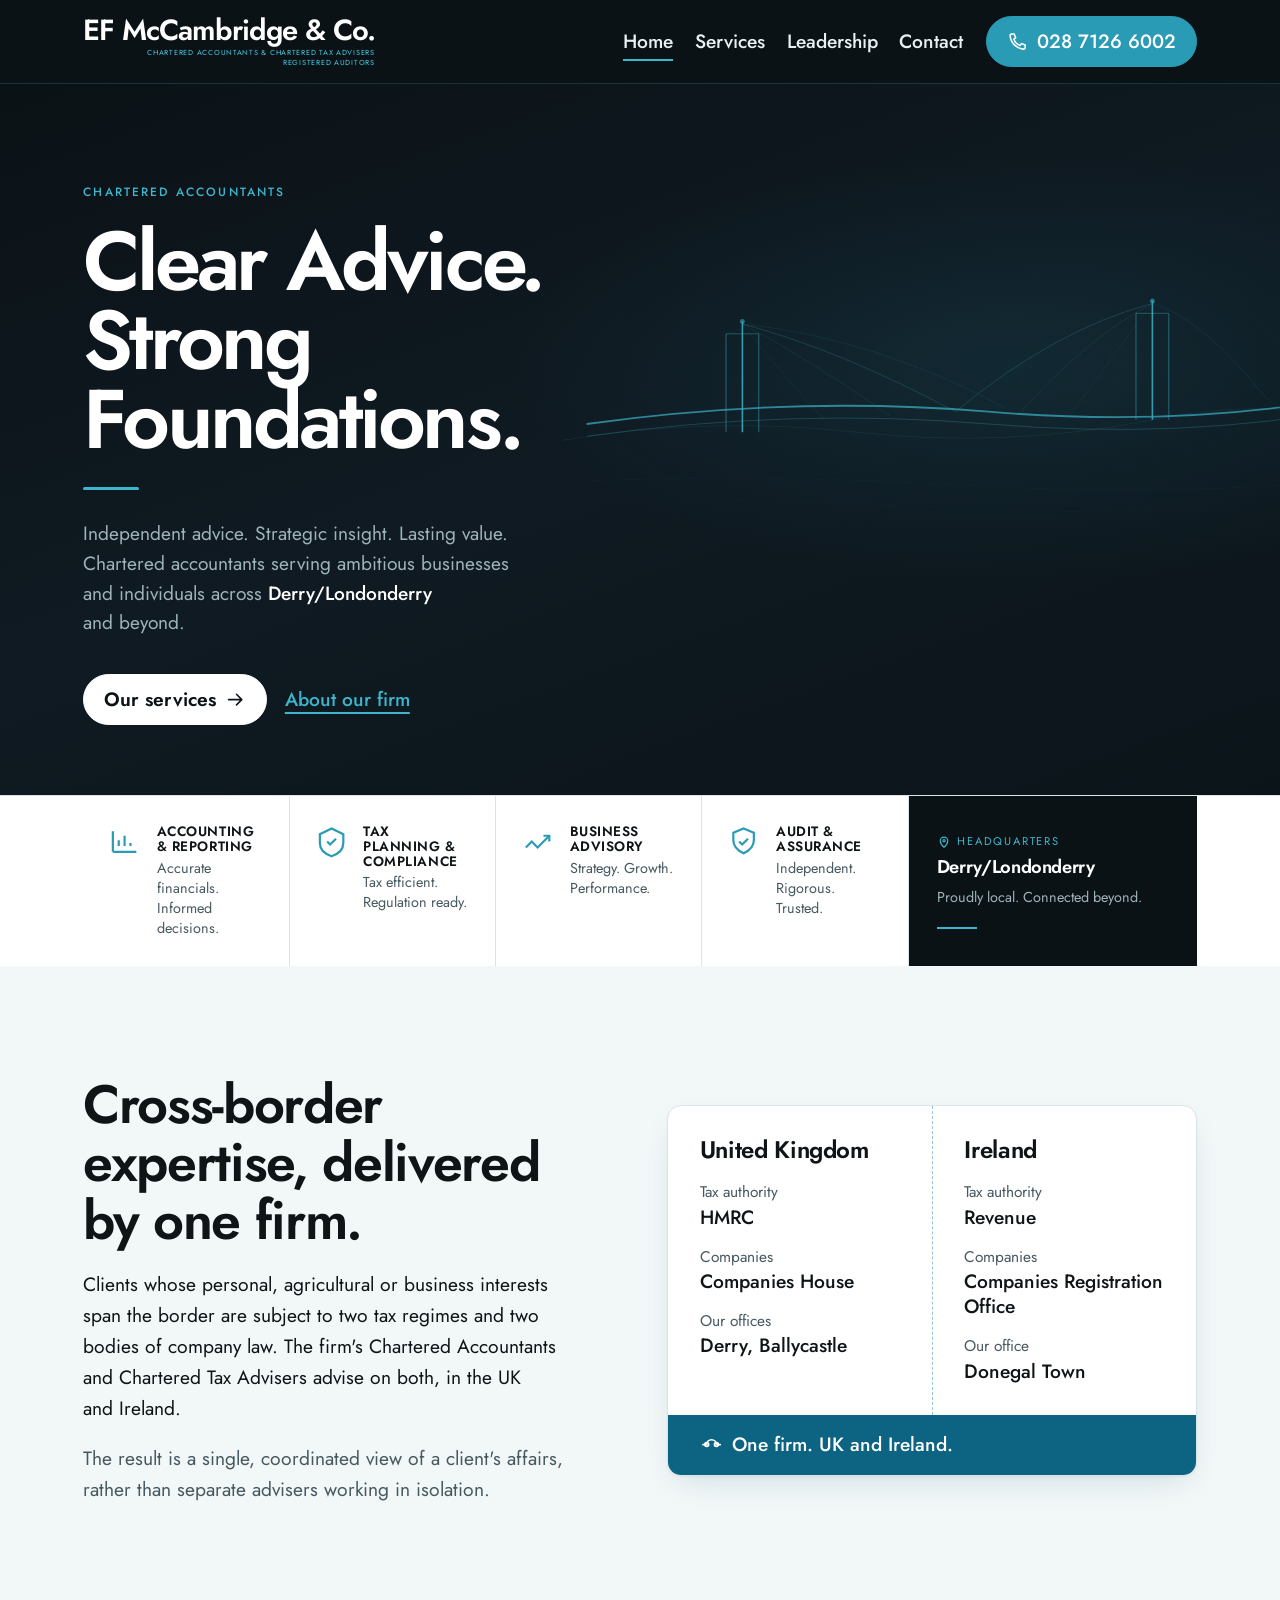
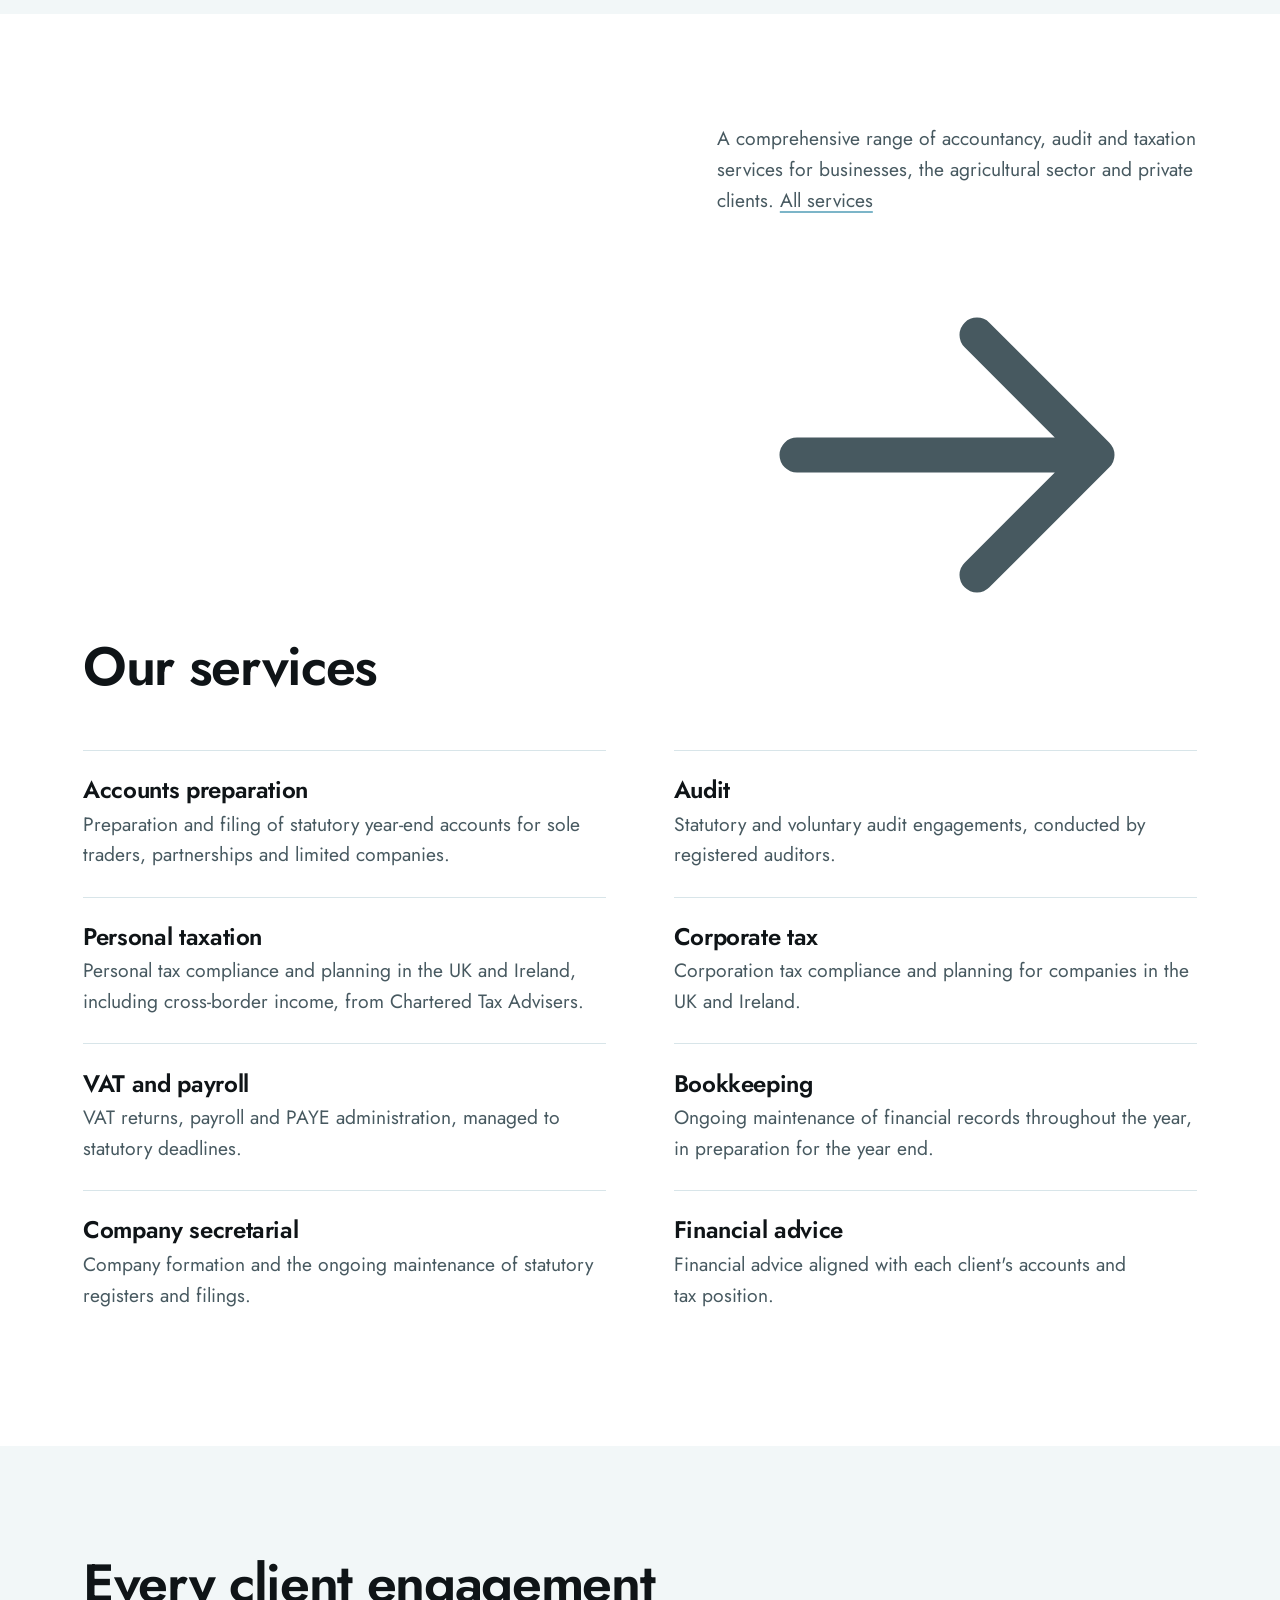
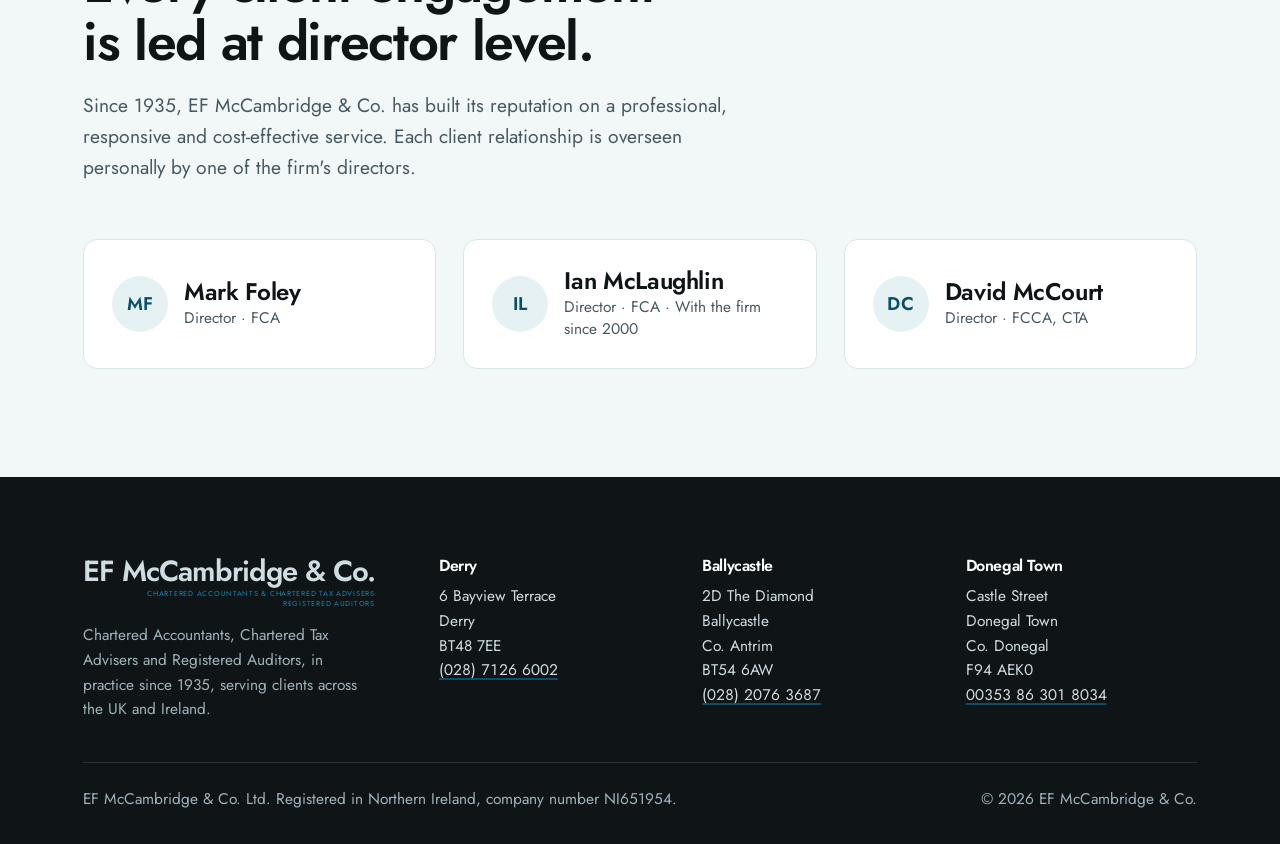
<file: index.html>
<!doctype html>
<html lang="en-GB">
<head>
<meta charset="utf-8">
<meta name="viewport" content="width=device-width, initial-scale=1">
<title>EF McCambridge & Co. | Chartered Accountants & Chartered Tax Advisers, Derry, Ballycastle & Donegal</title>
<meta name="description" content="Chartered Accountants, Chartered Tax Advisers and Registered Auditors in Derry, Ballycastle and Donegal Town since 1935. Accounts, audit and tax across the UK and Ireland.">
<meta name="theme-color" content="#0b1216">
<script>document.documentElement.classList.add("js")</script>
<link rel="preload" href="assets/fonts/jost-latin.woff2" as="font" type="font/woff2" crossorigin>
<link rel="stylesheet" href="css/site.css?v=enterprise-bridge4">
<link rel="stylesheet" href="css/enterprise.css?v=4">
<link rel="icon" href="assets/favicon.svg" type="image/svg+xml">
<script src="js/site.js?v=048140e0" defer></script>
</head>
<body>
<a class="skip" href="#main">Skip to content</a>
<header class="masthead masthead--enterprise" data-masthead>
  <div class="wrap masthead__row">
    <a class="wordmark" href="index.html" aria-label="EF McCambridge &amp; Co., home">
      <span class="wordmark__name">EF McCambridge &amp; Co.</span>
      <span class="wordmark__tag"><span>Chartered Accountants &amp; Chartered Tax Advisers</span> <span>Registered Auditors</span></span>
    </a>
    <nav class="nav" aria-label="Main">
      <ul class="nav__list"><li><a href="index.html" aria-current="page">Home</a></li><li><a href="services.html">Services</a></li><li><a href="team.html">Leadership</a></li><li><a href="contact.html">Contact</a></li></ul>
      <a class="btn btn--dark tnum" href="tel:+442871266002" aria-label="Call Derry office, 028 7126 6002"><svg class="icon" viewBox="0 0 24 24" aria-hidden="true"><path d="M5 3.5h3.2l1.6 4.2-2.1 1.4a11 11 0 0 0 7.2 7.2l1.4-2.1 4.2 1.6V19a1.5 1.5 0 0 1-1.6 1.5A16.5 16.5 0 0 1 3.5 5.1 1.5 1.5 0 0 1 5 3.5Z"/></svg><span>028 7126 6002</span></a>
    </nav>
  </div>
</header>
<main id="main">
<section class="hero hero--enterprise" aria-labelledby="hero-h" data-hero>
  <div class="hero__bridge" aria-hidden="true">
    <svg viewBox="0 0 1000 480" fill="none" xmlns="http://www.w3.org/2000/svg">
      <path d="M0 310 Q180 280 360 300 T720 285 T1000 305" stroke="currentColor" stroke-width="0.7" opacity="0.18"/>
      <path d="M0 360 Q250 350 500 365 T1000 355" stroke="currentColor" stroke-width="0.4" opacity="0.12"/>
      <path d="M0 385 Q220 378 480 392 T1000 382" stroke="currentColor" stroke-width="0.35" opacity="0.1"/>
      <path d="M0 410 Q200 405 450 418 T1000 408" stroke="currentColor" stroke-width="0.3" opacity="0.08"/>
      <path d="M30 290 Q280 255 520 275 T970 255" stroke="currentColor" stroke-width="2.2" opacity="0.75"/>
      <path d="M30 305 Q280 270 520 290 T970 270" stroke="currentColor" stroke-width="1" opacity="0.35"/>
      <path d="M220 300 L220 165" stroke="currentColor" stroke-width="2" opacity="0.9"/>
      <path d="M200 300 L200 180" stroke="currentColor" stroke-width="1.2" opacity="0.55"/>
      <path d="M240 300 L240 180" stroke="currentColor" stroke-width="1.2" opacity="0.55"/>
      <path d="M200 180 L240 180" stroke="currentColor" stroke-width="1" opacity="0.5"/>
      <path d="M720 285 L720 140" stroke="currentColor" stroke-width="2" opacity="0.9"/>
      <path d="M700 285 L700 155" stroke="currentColor" stroke-width="1.2" opacity="0.55"/>
      <path d="M740 285 L740 155" stroke="currentColor" stroke-width="1.2" opacity="0.55"/>
      <path d="M700 155 L740 155" stroke="currentColor" stroke-width="1" opacity="0.5"/>
      <path d="M220 168 Q340 200 480 275" stroke="currentColor" stroke-width="0.7" opacity="0.4"/>
      <path d="M220 168 Q300 210 400 280" stroke="currentColor" stroke-width="0.55" opacity="0.28"/>
      <path d="M220 168 Q260 220 320 285" stroke="currentColor" stroke-width="0.45" opacity="0.22"/>
      <path d="M220 168 Q380 185 540 270" stroke="currentColor" stroke-width="0.5" opacity="0.25"/>
      <path d="M720 143 Q600 175 480 275" stroke="currentColor" stroke-width="0.7" opacity="0.4"/>
      <path d="M720 143 Q640 185 560 275" stroke="currentColor" stroke-width="0.55" opacity="0.28"/>
      <path d="M720 143 Q680 195 620 280" stroke="currentColor" stroke-width="0.45" opacity="0.22"/>
      <path d="M720 143 Q780 160 860 260" stroke="currentColor" stroke-width="0.5" opacity="0.25"/>
      <circle cx="220" cy="165" r="3" fill="currentColor" opacity="0.6"/>
      <circle cx="720" cy="140" r="3" fill="currentColor" opacity="0.6"/>
    </svg>
  </div>
  <div class="wrap hero__grid hero__grid--solo">
    <div>
      <p class="hero__eyebrow">Chartered Accountants</p>
      <h1 id="hero-h">Clear Advice.<br>Strong Foundations.</h1>
      <div class="hero__rule"></div>
      <p class="hero__lede">Independent advice. Strategic insight. Lasting value.<br>Chartered accountants serving ambitious businesses and individuals across <strong>Derry/Londonderry</strong> and beyond.</p>
      <div class="btn-row">
        <a class="btn btn--light" href="services.html">Our services <svg class="icon arrow" viewBox="0 0 24 24" aria-hidden="true"><path d="M4 12h15M13 6l6 6-6 6"/></svg></a>
        <a class="btn btn--text" href="team.html">About our firm</a>
      </div>
    </div>
  </div>
</section>
<section class="ent-strip">
  <div class="wrap ent-strip__grid">
    <div class="ent-strip__item">
      <svg class="ent-strip__icon" viewBox="0 0 24 24" fill="none" stroke="currentColor" stroke-width="1.5"><path d="M4 19V5m0 14h16M8 15v-4m4 4V8m4 7v-2"/></svg>
      <div><h3>Accounting &amp; Reporting</h3><p>Accurate financials. Informed decisions.</p></div>
    </div>
    <div class="ent-strip__item">
      <svg class="ent-strip__icon" viewBox="0 0 24 24" fill="none" stroke="currentColor" stroke-width="1.5"><path d="M12 3l8 4v6c0 5-3.5 7.5-8 9-4.5-1.5-8-4-8-9V7l8-4z"/><path d="M9 12l2 2 4-4"/></svg>
      <div><h3>Tax Planning &amp; Compliance</h3><p>Tax efficient. Regulation ready.</p></div>
    </div>
    <div class="ent-strip__item">
      <svg class="ent-strip__icon" viewBox="0 0 24 24" fill="none" stroke="currentColor" stroke-width="1.5"><path d="M4 16l4-4 4 4 8-8"/><path d="M16 8h4v4"/></svg>
      <div><h3>Business Advisory</h3><p>Strategy. Growth. Performance.</p></div>
    </div>
    <div class="ent-strip__item">
      <svg class="ent-strip__icon" viewBox="0 0 24 24" fill="none" stroke="currentColor" stroke-width="1.5"><path d="M12 3l7 3v5c0 4.5-3 7-7 9-4-2-7-4.5-7-9V6l7-3z"/><path d="M9 12l2 2 4-4"/></svg>
      <div><h3>Audit &amp; Assurance</h3><p>Independent. Rigorous. Trusted.</p></div>
    </div>
    <div class="ent-strip__hq">
      <div class="label"><svg width="14" height="14" viewBox="0 0 24 24" fill="none" stroke="currentColor" stroke-width="2"><path d="M12 21s-6.5-5.6-6.5-11a6.5 6.5 0 0 1 13 0c0 5.4-6.5 11-6.5 11Z"/><circle cx="12" cy="10" r="2"/></svg> Headquarters</div>
      <h3>Derry/Londonderry</h3>
      <p>Proudly local. Connected beyond.</p>
      <div class="rule"></div>
    </div>
  </div>
</section>
<section class="section section--surface" aria-labelledby="border-h">
  <div class="wrap split">
    <div class="split__text" data-reveal>
      <h2 id="border-h">Cross-border expertise, delivered by one firm.</h2>
      <p>Clients whose personal, agricultural or business interests span the border are subject to two tax regimes and two bodies of company law. The firm's Chartered Accountants and Chartered Tax Advisers advise on both, in the UK and Ireland.</p>
      <p>The result is a single, coordinated view of a client's affairs, rather than separate advisers working in isolation.</p>
    </div>
    <div class="border-compare" data-reveal data-reveal-own style="--i:1">
      <div class="border-compare__col">
        <h3>United Kingdom</h3>
        <dl>
          <div><dt>Tax authority</dt><dd>HMRC</dd></div>
          <div><dt>Companies</dt><dd>Companies House</dd></div>
          <div><dt>Our offices</dt><dd>Derry, Ballycastle</dd></div>
        </dl>
      </div>
      <div class="border-compare__col">
        <h3>Ireland</h3>
        <dl>
          <div><dt>Tax authority</dt><dd>Revenue</dd></div>
          <div><dt>Companies</dt><dd>Companies Registration Office</dd></div>
          <div><dt>Our office</dt><dd>Donegal Town</dd></div>
        </dl>
      </div>
      <p class="border-compare__foot"><svg class="icon" viewBox="0 0 24 24" aria-hidden="true"><path d="M3 12h4m10 0h4M7 12a5 5 0 0 1 10 0"/><circle cx="7" cy="12" r="2"/><circle cx="17" cy="12" r="2"/></svg>One firm. UK and Ireland.</p>
    </div>
  </div>
</section>
<section class="section" aria-labelledby="services-h">
  <div class="wrap">
    <div class="section__head" data-reveal>
      <h2 id="services-h">Our services</h2>
      <p>A comprehensive range of accountancy, audit and taxation services for businesses, the agricultural sector and private clients. <a class="link-arrow" href="services.html">All services <svg class="icon arrow" viewBox="0 0 24 24" aria-hidden="true"><path d="M4 12h15M13 6l6 6-6 6"/></svg></a></p>
    </div>
    <ul class="services"><li class="service" data-reveal style="--i:0"><h3>Accounts preparation</h3><p>Preparation and filing of statutory year-end accounts for sole traders, partnerships and limited companies.</p></li><li class="service" data-reveal style="--i:1"><h3>Audit</h3><p>Statutory and voluntary audit engagements, conducted by registered auditors.</p></li><li class="service" data-reveal style="--i:0"><h3>Personal taxation</h3><p>Personal tax compliance and planning in the UK and Ireland, including cross-border income, from Chartered Tax Advisers.</p></li><li class="service" data-reveal style="--i:1"><h3>Corporate tax</h3><p>Corporation tax compliance and planning for companies in the UK and Ireland.</p></li><li class="service" data-reveal style="--i:0"><h3>VAT and payroll</h3><p>VAT returns, payroll and PAYE administration, managed to statutory deadlines.</p></li><li class="service" data-reveal style="--i:1"><h3>Bookkeeping</h3><p>Ongoing maintenance of financial records throughout the year, in preparation for the year end.</p></li><li class="service" data-reveal style="--i:0"><h3>Company secretarial</h3><p>Company formation and the ongoing maintenance of statutory registers and filings.</p></li><li class="service" data-reveal style="--i:1"><h3>Financial advice</h3><p>Financial advice aligned with each client's accounts and tax position.</p></li></ul>
  </div>
</section>
<section class="section section--surface" aria-labelledby="directors-h">
  <div class="wrap"><div class="directors__intro" data-reveal>
  <h2 id="directors-h">Every client engagement is led at director level.</h2>
  <p>Since 1935, EF McCambridge &amp; Co. has built its reputation on a professional, responsive and cost-effective service. Each client relationship is overseen personally by one of the firm's directors.</p>
</div>
<ul class="directors"><li class="director" data-reveal style="--i:0">
  <span class="monogram" aria-hidden="true">MF</span>
  <div><h3>Mark Foley</h3><p>Director · FCA</p></div>
</li><li class="director" data-reveal style="--i:1">
  <span class="monogram" aria-hidden="true">IL</span>
  <div><h3>Ian McLaughlin</h3><p>Director · FCA · With the firm since 2000</p></div>
</li><li class="director" data-reveal style="--i:2">
  <span class="monogram" aria-hidden="true">DC</span>
  <div><h3>David McCourt</h3><p>Director · FCCA, CTA</p></div>
</li></ul></div>
</section>
</main>
<footer class="footer">
  <div class="wrap">
    <div class="footer__grid">
      <div class="footer__brand">
        <a class="wordmark" href="index.html" aria-label="EF McCambridge &amp; Co., home">
      <span class="wordmark__name">EF McCambridge &amp; Co.</span>
      <span class="wordmark__tag"><span>Chartered Accountants &amp; Chartered Tax Advisers</span> <span>Registered Auditors</span></span>
    </a>
        <p>Chartered Accountants, Chartered Tax Advisers and Registered Auditors, in practice since 1935, serving clients across the UK and Ireland.</p>
      </div>
      <div><h2>Derry</h2><address>6 Bayview Terrace<br>Derry<br>BT48 7EE<br><a class="tnum" href="tel:+442871266002">(028) 7126 6002</a></address></div><div><h2>Ballycastle</h2><address>2D The Diamond<br>Ballycastle<br>Co. Antrim<br>BT54 6AW<br><a class="tnum" href="tel:+442820763687">(028) 2076 3687</a></address></div><div><h2>Donegal Town</h2><address>Castle Street<br>Donegal Town<br>Co. Donegal<br>F94 AEK0<br><a class="tnum" href="tel:+353863018034">00353 86 301 8034</a></address></div>
    </div>
    <div class="footer__legal">
      <p>EF McCambridge &amp; Co. Ltd. Registered in Northern Ireland, company number NI651954.</p>
      <p>&copy; <span data-year>2026</span> EF McCambridge &amp; Co.</p>
    </div>
  </div>
</footer>
</body>
</html>
</file>
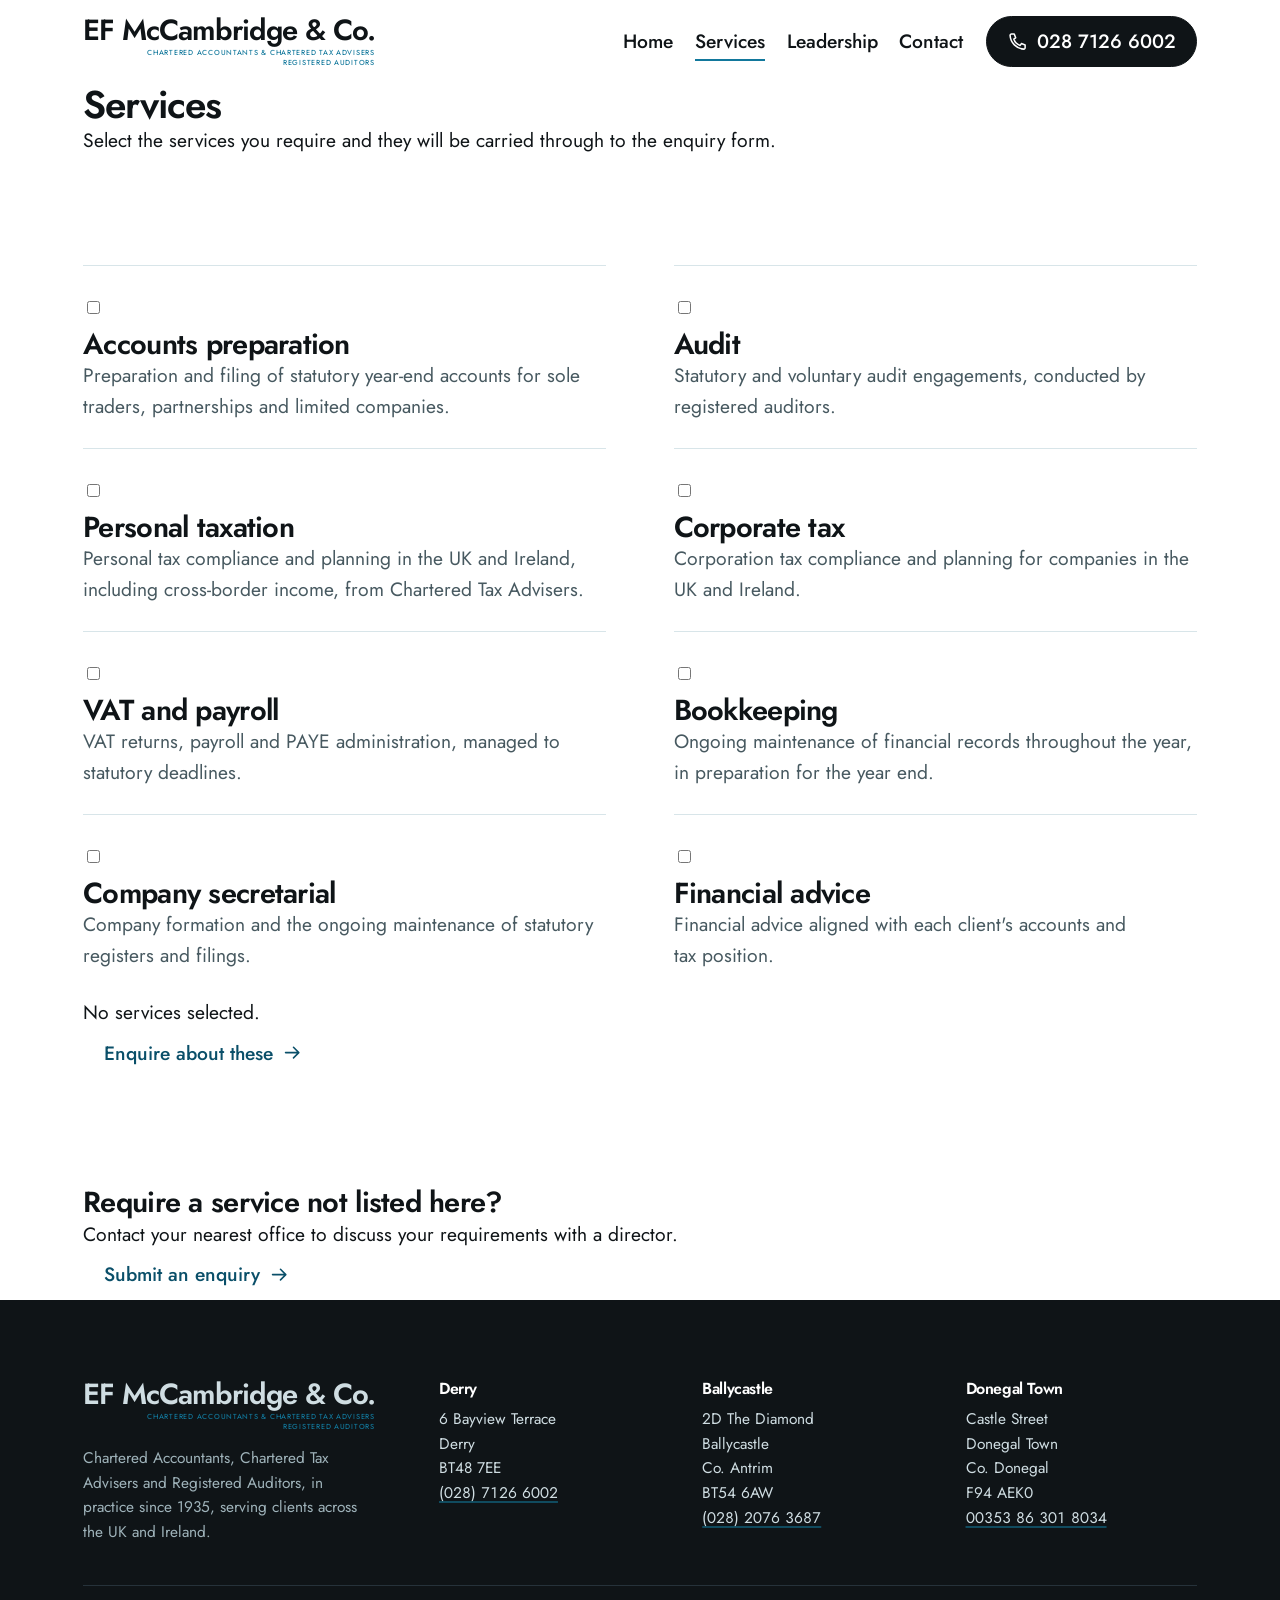
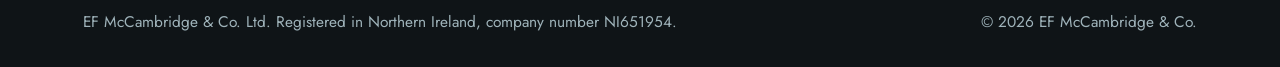
<file: services.html>
<!doctype html>
<html lang="en-GB">
<head>
<meta charset="utf-8">
<meta name="viewport" content="width=device-width, initial-scale=1">
<title>Accountancy, Audit &amp; Tax Services | EF McCambridge &amp; Co.</title>
<meta name="description" content="Accounts, audit, personal and corporate tax, VAT, payroll, bookkeeping, company secretarial work and financial advice from Chartered Accountants in Derry, Ballycastle and Donegal Town.">
<link rel="canonical" href="https://efmccambridge.co.uk/services.html">
<meta property="og:type" content="website">
<meta property="og:site_name" content="EF McCambridge &amp; Co.">
<meta property="og:locale" content="en_GB">
<meta property="og:title" content="Accountancy, Audit &amp; Tax Services | EF McCambridge &amp; Co.">
<meta property="og:description" content="Accounts, audit, personal and corporate tax, VAT, payroll, bookkeeping, company secretarial work and financial advice from Chartered Accountants in Derry, Ballycastle and Donegal Town.">
<meta property="og:url" content="https://efmccambridge.co.uk/services.html">
<meta property="og:image" content="https://efmccambridge.co.uk/assets/og-image.png">
<meta property="og:image:width" content="1200">
<meta property="og:image:height" content="630">
<meta property="og:image:alt" content="EF McCambridge &amp; Co., Chartered Accountants &amp; Chartered Tax Advisers, Registered Auditors">
<meta name="twitter:card" content="summary_large_image">
<meta name="theme-color" content="#ffffff">
<script>document.documentElement.classList.add("js")</script>
<link rel="preload" href="assets/fonts/jost-latin.woff2" as="font" type="font/woff2" crossorigin>
<link rel="stylesheet" href="css/site.css?v=e3ee0954">
<link rel="icon" href="assets/favicon.svg" type="image/svg+xml">
<link rel="apple-touch-icon" href="assets/apple-touch-icon.png">
<script src="js/site.js?v=048140e0" defer></script>
</head>
<body>
<a class="skip" href="#main">Skip to content</a>
<header class="masthead" data-masthead>
  <div class="wrap masthead__row">
    <a class="wordmark" href="index.html" aria-label="EF McCambridge &amp; Co., home">
      <span class="wordmark__name">EF McCambridge &amp; Co.</span>
      <span class="wordmark__tag"><span>Chartered Accountants &amp; Chartered Tax Advisers</span> <span>Registered Auditors</span></span>
    </a>
    <nav class="nav" aria-label="Main">
      <ul class="nav__list"><li><a href="index.html">Home</a></li><li><a href="services.html" aria-current="page">Services</a></li><li><a href="team.html">Leadership</a></li><li><a href="contact.html">Contact</a></li></ul>
      <a class="btn btn--dark tnum" href="tel:+442871266002" aria-label="Call Derry office, 028 7126 6002"><svg class="icon" viewBox="0 0 24 24" aria-hidden="true"><path d="M5 3.5h3.2l1.6 4.2-2.1 1.4a11 11 0 0 0 7.2 7.2l1.4-2.1 4.2 1.6V19a1.5 1.5 0 0 1-1.6 1.5A16.5 16.5 0 0 1 3.5 5.1 1.5 1.5 0 0 1 5 3.5Z"/></svg><span>028 7126 6002</span></a>
    </nav>
  </div>
</header>
<main id="main">
<div class="wrap page-head" data-reveal>
  <h1>Services</h1>
  <p>Select the services you require and they will be carried through to the enquiry form.</p>
</div>
<section class="section" aria-label="Services list">
  <div class="wrap">
    <form action="contact.html" method="get" data-services>
      <fieldset style="border:0;margin:0;padding:0;min-width:0">
        <legend class="visually-hidden">Services you're interested in</legend>
        <!-- Services list is a placeholder awaiting confirmation from the firm (see PRODUCT.md). -->
        <ul class="services services--pick"><li class="service" data-reveal style="--i:0">
  <span class="radio radio--check"><input type="checkbox" name="s" value="accounts" id="svc-accounts" aria-describedby="svc-accounts-d"><span class="radio__mark" aria-hidden="true"></span></span>
  <div><h2 class="service__name"><label for="svc-accounts">Accounts preparation</label></h2><p id="svc-accounts-d">Preparation and filing of statutory year-end accounts for sole traders, partnerships and limited companies.</p></div>
</li><li class="service" data-reveal style="--i:1">
  <span class="radio radio--check"><input type="checkbox" name="s" value="audit" id="svc-audit" aria-describedby="svc-audit-d"><span class="radio__mark" aria-hidden="true"></span></span>
  <div><h2 class="service__name"><label for="svc-audit">Audit</label></h2><p id="svc-audit-d">Statutory and voluntary audit engagements, conducted by registered auditors.</p></div>
</li><li class="service" data-reveal style="--i:0">
  <span class="radio radio--check"><input type="checkbox" name="s" value="personal-tax" id="svc-personal-tax" aria-describedby="svc-personal-tax-d"><span class="radio__mark" aria-hidden="true"></span></span>
  <div><h2 class="service__name"><label for="svc-personal-tax">Personal taxation</label></h2><p id="svc-personal-tax-d">Personal tax compliance and planning in the UK and Ireland, including cross-border income, from Chartered Tax Advisers.</p></div>
</li><li class="service" data-reveal style="--i:1">
  <span class="radio radio--check"><input type="checkbox" name="s" value="company-tax" id="svc-company-tax" aria-describedby="svc-company-tax-d"><span class="radio__mark" aria-hidden="true"></span></span>
  <div><h2 class="service__name"><label for="svc-company-tax">Corporate tax</label></h2><p id="svc-company-tax-d">Corporation tax compliance and planning for companies in the UK and Ireland.</p></div>
</li><li class="service" data-reveal style="--i:0">
  <span class="radio radio--check"><input type="checkbox" name="s" value="vat-payroll" id="svc-vat-payroll" aria-describedby="svc-vat-payroll-d"><span class="radio__mark" aria-hidden="true"></span></span>
  <div><h2 class="service__name"><label for="svc-vat-payroll">VAT and payroll</label></h2><p id="svc-vat-payroll-d">VAT returns, payroll and PAYE administration, managed to statutory deadlines.</p></div>
</li><li class="service" data-reveal style="--i:1">
  <span class="radio radio--check"><input type="checkbox" name="s" value="bookkeeping" id="svc-bookkeeping" aria-describedby="svc-bookkeeping-d"><span class="radio__mark" aria-hidden="true"></span></span>
  <div><h2 class="service__name"><label for="svc-bookkeeping">Bookkeeping</label></h2><p id="svc-bookkeeping-d">Ongoing maintenance of financial records throughout the year, in preparation for the year end.</p></div>
</li><li class="service" data-reveal style="--i:0">
  <span class="radio radio--check"><input type="checkbox" name="s" value="secretarial" id="svc-secretarial" aria-describedby="svc-secretarial-d"><span class="radio__mark" aria-hidden="true"></span></span>
  <div><h2 class="service__name"><label for="svc-secretarial">Company secretarial</label></h2><p id="svc-secretarial-d">Company formation and the ongoing maintenance of statutory registers and filings.</p></div>
</li><li class="service" data-reveal style="--i:1">
  <span class="radio radio--check"><input type="checkbox" name="s" value="advice" id="svc-advice" aria-describedby="svc-advice-d"><span class="radio__mark" aria-hidden="true"></span></span>
  <div><h2 class="service__name"><label for="svc-advice">Financial advice</label></h2><p id="svc-advice-d">Financial advice aligned with each client's accounts and tax position.</p></div>
</li></ul>
      </fieldset>
      <div class="pick-bar">
        <p data-count aria-live="polite">No services selected.</p>
        <button class="btn btn--light" type="submit" data-continue>Enquire about these <svg class="icon arrow" viewBox="0 0 24 24" aria-hidden="true"><path d="M4 12h15M13 6l6 6-6 6"/></svg></button>
      </div>
    </form>
  </div>
</section>
<section class="cta" aria-labelledby="cta-h">
  <div class="wrap cta__inner" data-reveal>
    <div>
      <h2 id="cta-h">Require a service not listed here?</h2>
      <p>Contact your nearest office to discuss your requirements with a director.</p>
    </div>
    <div class="btn-row">
      <a class="btn btn--light" href="contact.html">Submit an enquiry <svg class="icon arrow" viewBox="0 0 24 24" aria-hidden="true"><path d="M4 12h15M13 6l6 6-6 6"/></svg></a>
      <a class="btn btn--outline-light" href="contact.html#offices-h"><svg class="icon" viewBox="0 0 24 24" aria-hidden="true"><path d="M12 21s-6.5-5.6-6.5-11a6.5 6.5 0 0 1 13 0c0 5.4-6.5 11-6.5 11Z"/><circle cx="12" cy="10" r="2.3"/></svg>Find your nearest office</a>
    </div>
  </div>
</section>

</main>
<footer class="footer">
  <div class="wrap">
    <div class="footer__grid">
      <div class="footer__brand">
        <a class="wordmark" href="index.html" aria-label="EF McCambridge &amp; Co., home">
      <span class="wordmark__name">EF McCambridge &amp; Co.</span>
      <span class="wordmark__tag"><span>Chartered Accountants &amp; Chartered Tax Advisers</span> <span>Registered Auditors</span></span>
    </a>
        <p>Chartered Accountants, Chartered Tax Advisers and Registered Auditors, in practice since 1935, serving clients across the UK and Ireland.</p>
      </div>
      <div><h2>Derry</h2><address>6 Bayview Terrace<br>Derry<br>BT48 7EE<br><a class="tnum" href="tel:+442871266002">(028) 7126 6002</a></address></div><div><h2>Ballycastle</h2><address>2D The Diamond<br>Ballycastle<br>Co. Antrim<br>BT54 6AW<br><a class="tnum" href="tel:+442820763687">(028) 2076 3687</a></address></div><div><h2>Donegal Town</h2><address>Castle Street<br>Donegal Town<br>Co. Donegal<br>F94 AEK0<br><a class="tnum" href="tel:+353863018034">00353 86 301 8034</a></address></div>
    </div>
    <div class="footer__legal">
      <p>EF McCambridge &amp; Co. Ltd. Registered in Northern Ireland, company number NI651954.</p>
      <p>&copy; <span data-year>2026</span> EF McCambridge &amp; Co.</p>
    </div>
  </div>
</footer>
</body>
</html>
</file>
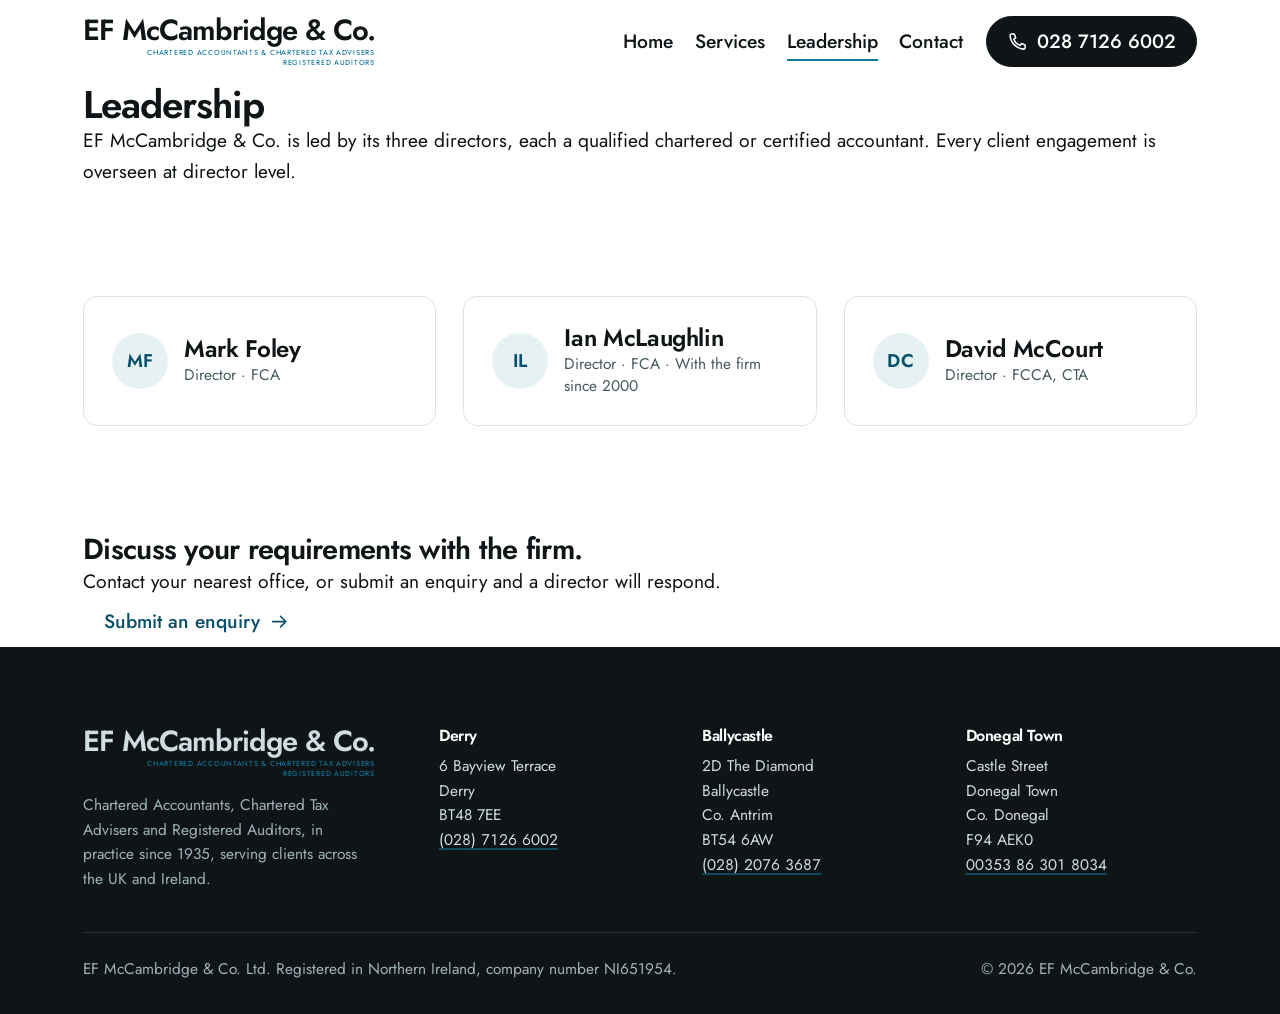
<file: team.html>
<!doctype html>
<html lang="en-GB">
<head>
<meta charset="utf-8">
<meta name="viewport" content="width=device-width, initial-scale=1">
<title>Directors | EF McCambridge &amp; Co., Chartered Accountants</title>
<meta name="description" content="Meet the directors of EF McCambridge & Co.: Mark Foley FCA, Ian McLaughlin FCA and David McCourt FCCA CTA.">
<link rel="canonical" href="https://efmccambridge.co.uk/team.html">
<meta property="og:type" content="website">
<meta property="og:site_name" content="EF McCambridge &amp; Co.">
<meta property="og:locale" content="en_GB">
<meta property="og:title" content="Directors | EF McCambridge &amp; Co., Chartered Accountants">
<meta property="og:description" content="Meet the directors of EF McCambridge &amp; Co.: Mark Foley FCA, Ian McLaughlin FCA and David McCourt FCCA CTA.">
<meta property="og:url" content="https://efmccambridge.co.uk/team.html">
<meta property="og:image" content="https://efmccambridge.co.uk/assets/og-image.png">
<meta property="og:image:width" content="1200">
<meta property="og:image:height" content="630">
<meta property="og:image:alt" content="EF McCambridge &amp; Co., Chartered Accountants &amp; Chartered Tax Advisers, Registered Auditors">
<meta name="twitter:card" content="summary_large_image">
<meta name="theme-color" content="#ffffff">
<script>document.documentElement.classList.add("js")</script>
<link rel="preload" href="assets/fonts/jost-latin.woff2" as="font" type="font/woff2" crossorigin>
<link rel="stylesheet" href="css/site.css?v=e3ee0954">
<link rel="icon" href="assets/favicon.svg" type="image/svg+xml">
<link rel="apple-touch-icon" href="assets/apple-touch-icon.png">
<script src="js/site.js?v=048140e0" defer></script>
</head>
<body>
<a class="skip" href="#main">Skip to content</a>
<header class="masthead" data-masthead>
  <div class="wrap masthead__row">
    <a class="wordmark" href="index.html" aria-label="EF McCambridge &amp; Co., home">
      <span class="wordmark__name">EF McCambridge &amp; Co.</span>
      <span class="wordmark__tag"><span>Chartered Accountants &amp; Chartered Tax Advisers</span> <span>Registered Auditors</span></span>
    </a>
    <nav class="nav" aria-label="Main">
      <ul class="nav__list"><li><a href="index.html">Home</a></li><li><a href="services.html">Services</a></li><li><a href="team.html" aria-current="page">Leadership</a></li><li><a href="contact.html">Contact</a></li></ul>
      <a class="btn btn--dark tnum" href="tel:+442871266002" aria-label="Call Derry office, 028 7126 6002"><svg class="icon" viewBox="0 0 24 24" aria-hidden="true"><path d="M5 3.5h3.2l1.6 4.2-2.1 1.4a11 11 0 0 0 7.2 7.2l1.4-2.1 4.2 1.6V19a1.5 1.5 0 0 1-1.6 1.5A16.5 16.5 0 0 1 3.5 5.1 1.5 1.5 0 0 1 5 3.5Z"/></svg><span>028 7126 6002</span></a>
    </nav>
  </div>
</header>
<main id="main">
<div class="wrap page-head" data-reveal>
  <h1>Leadership</h1>
  <p>EF McCambridge &amp; Co. is led by its three directors, each a qualified chartered or certified accountant. Every client engagement is overseen at director level.</p>
</div>
<section class="section" aria-labelledby="directors-h">
  <div class="wrap"><h2 id="directors-h" class="visually-hidden">Directors</h2>
<ul class="directors" style="margin-top:0"><li class="director" data-reveal style="--i:0">
  <span class="monogram" aria-hidden="true">MF</span>
  <div><h3>Mark Foley</h3><p>Director · FCA</p></div>
</li><li class="director" data-reveal style="--i:1">
  <span class="monogram" aria-hidden="true">IL</span>
  <div><h3>Ian McLaughlin</h3><p>Director · FCA · With the firm since 2000</p></div>
</li><li class="director" data-reveal style="--i:2">
  <span class="monogram" aria-hidden="true">DC</span>
  <div><h3>David McCourt</h3><p>Director · FCCA, CTA</p></div>
</li></ul></div>
</section>
<section class="cta" aria-labelledby="cta-h">
  <div class="wrap cta__inner" data-reveal>
    <div>
      <h2 id="cta-h">Discuss your requirements with the firm.</h2>
      <p>Contact your nearest office, or submit an enquiry and a director will respond.</p>
    </div>
    <div class="btn-row">
      <a class="btn btn--light" href="contact.html">Submit an enquiry <svg class="icon arrow" viewBox="0 0 24 24" aria-hidden="true"><path d="M4 12h15M13 6l6 6-6 6"/></svg></a>
      <a class="btn btn--outline-light" href="contact.html#offices-h"><svg class="icon" viewBox="0 0 24 24" aria-hidden="true"><path d="M12 21s-6.5-5.6-6.5-11a6.5 6.5 0 0 1 13 0c0 5.4-6.5 11-6.5 11Z"/><circle cx="12" cy="10" r="2.3"/></svg>Find your nearest office</a>
    </div>
  </div>
</section>

</main>
<footer class="footer">
  <div class="wrap">
    <div class="footer__grid">
      <div class="footer__brand">
        <a class="wordmark" href="index.html" aria-label="EF McCambridge &amp; Co., home">
      <span class="wordmark__name">EF McCambridge &amp; Co.</span>
      <span class="wordmark__tag"><span>Chartered Accountants &amp; Chartered Tax Advisers</span> <span>Registered Auditors</span></span>
    </a>
        <p>Chartered Accountants, Chartered Tax Advisers and Registered Auditors, in practice since 1935, serving clients across the UK and Ireland.</p>
      </div>
      <div><h2>Derry</h2><address>6 Bayview Terrace<br>Derry<br>BT48 7EE<br><a class="tnum" href="tel:+442871266002">(028) 7126 6002</a></address></div><div><h2>Ballycastle</h2><address>2D The Diamond<br>Ballycastle<br>Co. Antrim<br>BT54 6AW<br><a class="tnum" href="tel:+442820763687">(028) 2076 3687</a></address></div><div><h2>Donegal Town</h2><address>Castle Street<br>Donegal Town<br>Co. Donegal<br>F94 AEK0<br><a class="tnum" href="tel:+353863018034">00353 86 301 8034</a></address></div>
    </div>
    <div class="footer__legal">
      <p>EF McCambridge &amp; Co. Ltd. Registered in Northern Ireland, company number NI651954.</p>
      <p>&copy; <span data-year>2026</span> EF McCambridge &amp; Co.</p>
    </div>
  </div>
</footer>
</body>
</html>
</file>
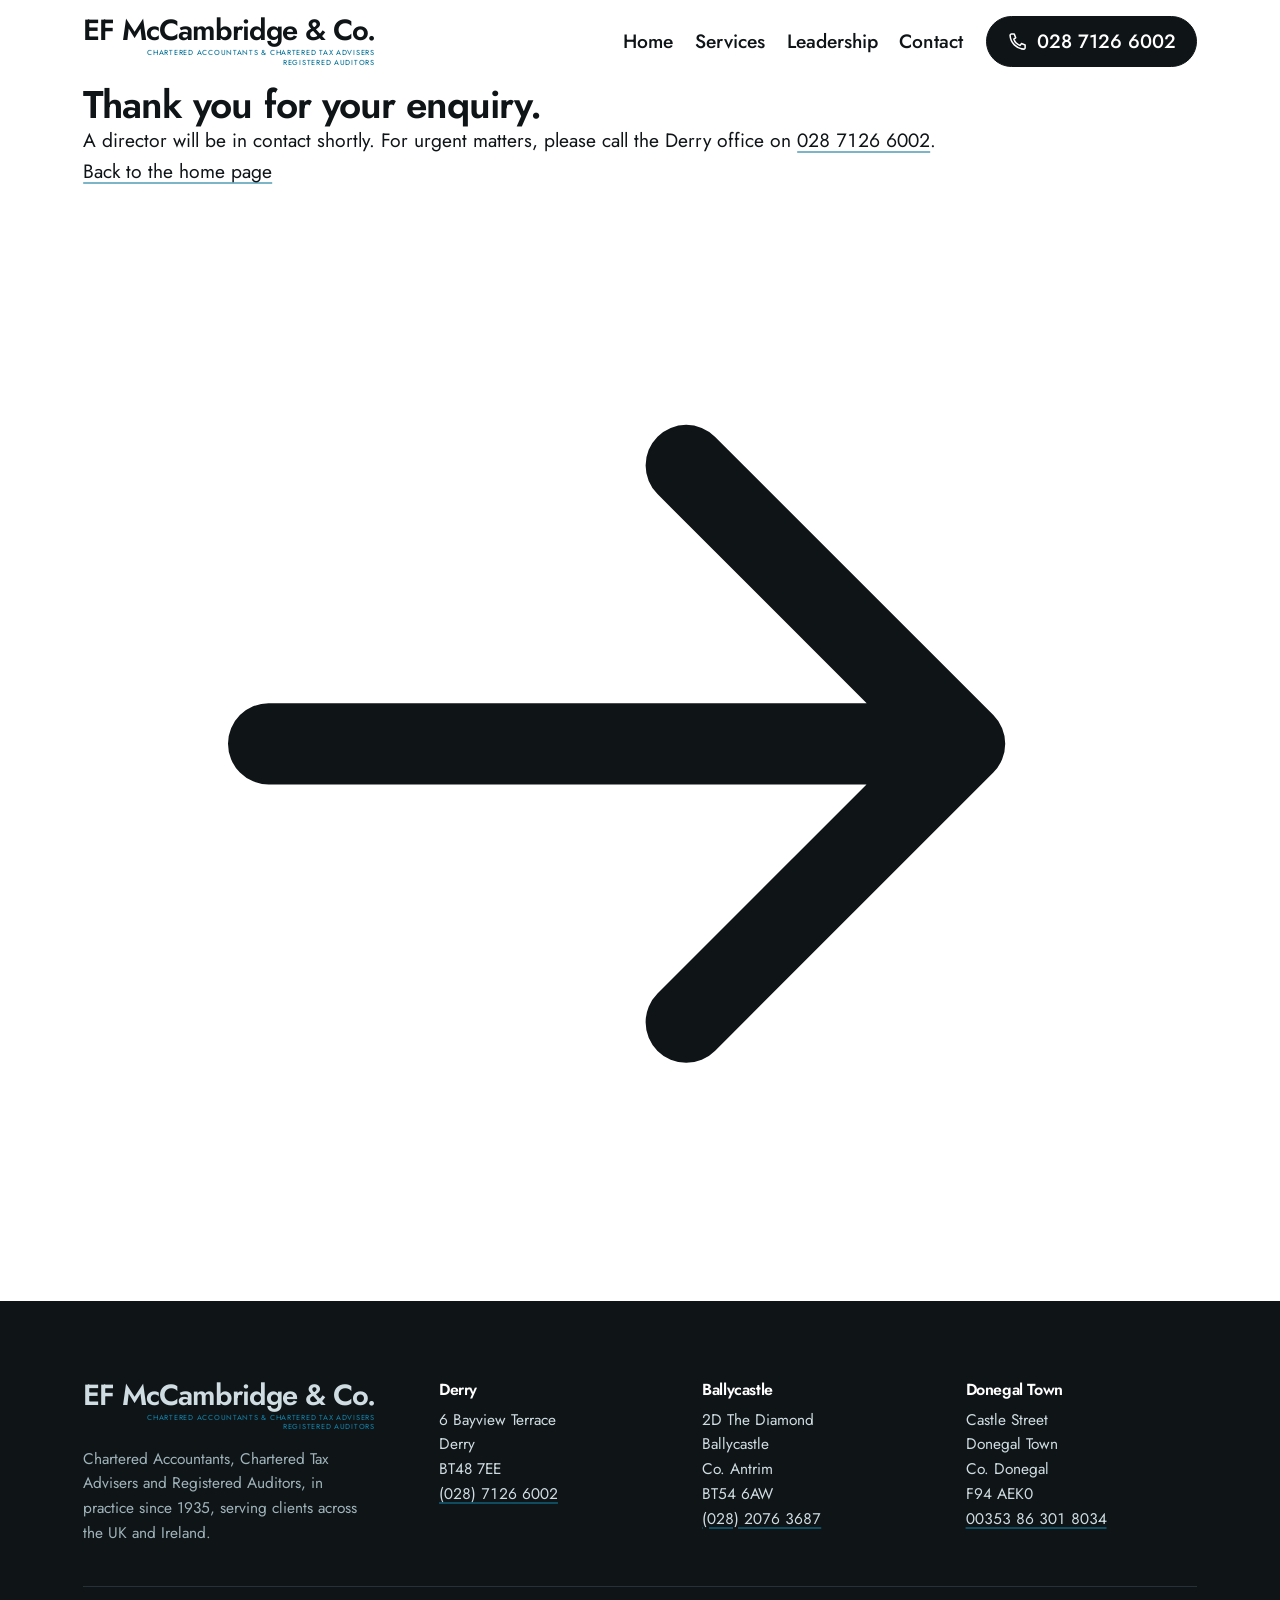
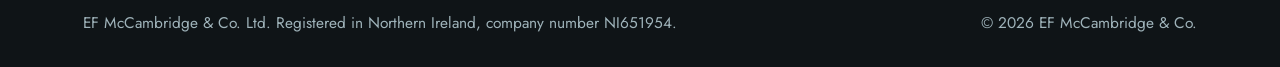
<file: thanks.html>
<!doctype html>
<html lang="en-GB">
<head>
<meta charset="utf-8">
<meta name="viewport" content="width=device-width, initial-scale=1">
<title>Thank you | EF McCambridge & Co.</title>
<meta name="description" content="Your enquiry has been sent.">
<meta name="robots" content="noindex">
<meta name="theme-color" content="#ffffff">
<script>document.documentElement.classList.add("js")</script>
<link rel="preload" href="assets/fonts/jost-latin.woff2" as="font" type="font/woff2" crossorigin>
<link rel="stylesheet" href="css/site.css?v=e3ee0954">
<link rel="icon" href="assets/favicon.svg" type="image/svg+xml">
<link rel="apple-touch-icon" href="assets/apple-touch-icon.png">
<script src="js/site.js?v=048140e0" defer></script>
</head>
<body>
<a class="skip" href="#main">Skip to content</a>
<header class="masthead" data-masthead>
  <div class="wrap masthead__row">
    <a class="wordmark" href="index.html" aria-label="EF McCambridge &amp; Co., home">
      <span class="wordmark__name">EF McCambridge &amp; Co.</span>
      <span class="wordmark__tag"><span>Chartered Accountants &amp; Chartered Tax Advisers</span> <span>Registered Auditors</span></span>
    </a>
    <nav class="nav" aria-label="Main">
      <ul class="nav__list"><li><a href="index.html">Home</a></li><li><a href="services.html">Services</a></li><li><a href="team.html">Leadership</a></li><li><a href="contact.html">Contact</a></li></ul>
      <a class="btn btn--dark tnum" href="tel:+442871266002" aria-label="Call Derry office, 028 7126 6002"><svg class="icon" viewBox="0 0 24 24" aria-hidden="true"><path d="M5 3.5h3.2l1.6 4.2-2.1 1.4a11 11 0 0 0 7.2 7.2l1.4-2.1 4.2 1.6V19a1.5 1.5 0 0 1-1.6 1.5A16.5 16.5 0 0 1 3.5 5.1 1.5 1.5 0 0 1 5 3.5Z"/></svg><span>028 7126 6002</span></a>
    </nav>
  </div>
</header>
<main id="main">
<div class="wrap page-head">
  <h1>Thank you for your enquiry.</h1>
  <p>A director will be in contact shortly. For urgent matters, please call the Derry office on <a class="tnum" href="tel:+442871266002">028 7126 6002</a>.</p>
  <p><a class="link-arrow" href="index.html">Back to the home page <svg class="icon arrow" viewBox="0 0 24 24" aria-hidden="true"><path d="M4 12h15M13 6l6 6-6 6"/></svg></a></p>
</div>
</main>
<footer class="footer">
  <div class="wrap">
    <div class="footer__grid">
      <div class="footer__brand">
        <a class="wordmark" href="index.html" aria-label="EF McCambridge &amp; Co., home">
      <span class="wordmark__name">EF McCambridge &amp; Co.</span>
      <span class="wordmark__tag"><span>Chartered Accountants &amp; Chartered Tax Advisers</span> <span>Registered Auditors</span></span>
    </a>
        <p>Chartered Accountants, Chartered Tax Advisers and Registered Auditors, in practice since 1935, serving clients across the UK and Ireland.</p>
      </div>
      <div><h2>Derry</h2><address>6 Bayview Terrace<br>Derry<br>BT48 7EE<br><a class="tnum" href="tel:+442871266002">(028) 7126 6002</a></address></div><div><h2>Ballycastle</h2><address>2D The Diamond<br>Ballycastle<br>Co. Antrim<br>BT54 6AW<br><a class="tnum" href="tel:+442820763687">(028) 2076 3687</a></address></div><div><h2>Donegal Town</h2><address>Castle Street<br>Donegal Town<br>Co. Donegal<br>F94 AEK0<br><a class="tnum" href="tel:+353863018034">00353 86 301 8034</a></address></div>
    </div>
    <div class="footer__legal">
      <p>EF McCambridge &amp; Co. Ltd. Registered in Northern Ireland, company number NI651954.</p>
      <p>&copy; <span data-year>2026</span> EF McCambridge &amp; Co.</p>
    </div>
  </div>
</footer>
</body>
</html>
</file>
<file: css/site.css>
/* EF McCambridge & Co. — site styles
   Clean and modern: white space, the wordmark's black geometric type,
   and the tagline's teal as the one accent. */

@font-face {
  font-family: "Jost";
  font-style: normal;
  font-weight: 400 700;
  font-display: swap;
  src: url("../assets/fonts/jost-latin.woff2") format("woff2");
}

:root {
  --bg: #ffffff;
  --surface: #f2f7f8;
  --surface-2: #e6f1f4;
  --ink: #0f1417;
  --muted: #475960;
  --line: #d8e5e9;
  --teal: #12789c;
  --teal-ink: #0d6382;
  --teal-dark: #0a4f69;
  --on-teal: #ffffff;
  --error: #a32a1c;
  --font: "Jost", "Futura", "Century Gothic", system-ui, sans-serif;
  --step--1: clamp(0.9rem, 0.87rem + 0.12vw, 0.98rem);
  --step-0: clamp(1.08rem, 1.03rem + 0.22vw, 1.22rem);
  --step-1: clamp(1.25rem, 1.15rem + 0.45vw, 1.5rem);
  --step-2: clamp(1.55rem, 1.35rem + 0.9vw, 2.1rem);
  --step-3: clamp(2.1rem, 1.6rem + 2.2vw, 3.4rem);
  --step-4: clamp(2.5rem, 1.7rem + 3.4vw, 4.6rem);
  --gutter: clamp(1rem, 0.6rem + 2vw, 2.5rem);
  --max: 74rem;
  --radius: 14px;
  --radius-sm: 9px;
  --shadow: 0 1px 2px rgb(15 20 23 / 0.04), 0 12px 32px -12px rgb(13 70 95 / 0.18);
  --shadow-lg: 0 2px 4px rgb(15 20 23 / 0.04), 0 28px 60px -24px rgb(13 70 95 / 0.32);
  --ease: cubic-bezier(0.16, 1, 0.3, 1);
  --section: clamp(4rem, 2.8rem + 5vw, 7.5rem);
}

*, *::before, *::after { box-sizing: border-box; }
html { -webkit-text-size-adjust: 100%; scroll-behavior: smooth; scroll-padding-top: 6rem; scrollbar-color: var(--teal) var(--surface); }
body { margin: 0; background: var(--bg); color: var(--ink); font-family: var(--font); font-size: var(--step-0); line-height: 1.6; text-rendering: optimizeLegibility; -webkit-font-smoothing: antialiased; }
::selection { background: var(--teal); color: var(--on-teal); }
img, svg { display: block; max-width: 100%; }
a { color: inherit; text-decoration-color: color-mix(in srgb, var(--teal) 55%, transparent); text-decoration-thickness: 1.5px; text-underline-offset: 0.22em; transition: color 0.2s var(--ease), text-decoration-color 0.2s var(--ease); }
a:hover { color: var(--teal-ink); text-decoration-color: var(--teal); }
:focus-visible { outline: 3px solid var(--teal); outline-offset: 3px; border-radius: 4px; }
h1, h2, h3 { font-weight: 600; line-height: 1.08; letter-spacing: -0.025em; text-wrap: balance; margin: 0; }
p { margin: 0; text-wrap: pretty; }
.skip { position: absolute; left: var(--gutter); top: -4rem; z-index: 50; background: var(--ink); color: #fff; padding: 0.6rem 1rem; border-radius: var(--radius-sm); text-decoration: none; }
.skip:focus { top: 0.75rem; }
.skip:hover { color: #fff; }
.wrap { width: 100%; max-width: var(--max); margin-inline: auto; padding-inline: var(--gutter); }
.tnum { font-variant-numeric: tabular-nums lining-nums; }
.visually-hidden { position: absolute; width: 1px; height: 1px; padding: 0; margin: -1px; overflow: hidden; clip: rect(0 0 0 0); white-space: nowrap; border: 0; }
.icon { fill: none; stroke: currentColor; stroke-width: 1.75; stroke-linecap: round; stroke-linejoin: round; }
.masthead { position: sticky; top: 0; z-index: 20; background: rgb(255 255 255 / 0.94); border-bottom: 1px solid transparent; transition: border-color 0.3s var(--ease), box-shadow 0.3s var(--ease); }
.masthead.is-scrolled { border-color: var(--line); box-shadow: 0 8px 24px -18px rgb(13 70 95 / 0.35); }
.masthead__row { display: flex; align-items: center; justify-content: space-between; gap: 1.5rem; padding-block: 1rem; transition: padding 0.3s var(--ease); }
.masthead.is-scrolled .masthead__row { padding-block: 0.65rem; }
.wordmark { display: inline-flex; flex-direction: column; align-items: flex-end; text-decoration: none; color: var(--ink); line-height: 1; font-size: clamp(1.3rem, 1.1rem + 0.9vw, 2rem); }
.wordmark:hover { color: var(--ink); }
.wordmark__name { font-weight: 600; font-size: 1em; letter-spacing: -0.035em; white-space: nowrap; }
.wordmark__tag { display: flex; flex-direction: column; align-items: flex-end; gap: 0.35em; margin-top: 0.5em; font-size: 0.25em; letter-spacing: 0.1em; text-transform: uppercase; color: var(--teal); font-weight: 450; white-space: nowrap; }
.nav { display: flex; align-items: center; gap: clamp(0.5rem, 1.5vw, 1.75rem); }
.nav__list { display: flex; gap: clamp(0.25rem, 1.2vw, 1.25rem); list-style: none; margin: 0; padding: 0; }
.nav__list a { position: relative; display: block; padding: 0.4rem 0.2rem; text-decoration: none; font-weight: 500; color: var(--ink); }
.nav__list a::after { content: ""; position: absolute; left: 0.2rem; right: 0.2rem; bottom: 0.15rem; height: 2px; background: var(--teal); transform: scaleX(0); transform-origin: left; transition: transform 0.35s var(--ease); }
.nav__list a:hover::after, .nav__list a[aria-current="page"]::after { transform: scaleX(1); }
.btn { display: inline-flex; align-items: center; justify-content: center; gap: 0.55rem; padding: 0.8rem 1.25rem; border: 1.5px solid var(--teal-ink); border-radius: 999px; background: var(--teal-ink); color: var(--on-teal); font: inherit; font-weight: 500; line-height: 1.2; text-decoration: none; white-space: nowrap; cursor: pointer; transition: background-color 0.25s var(--ease), border-color 0.25s var(--ease), color 0.25s var(--ease), transform 0.25s var(--ease), box-shadow 0.25s var(--ease); }
.btn:hover { background: var(--teal-dark); border-color: var(--teal-dark); color: var(--on-teal); transform: translateY(-1px); box-shadow: 0 10px 20px -12px rgb(10 79 105 / 0.6); }
.btn:active { transform: translateY(0); }
.btn svg { width: 1.1em; height: 1.1em; flex: none; transition: transform 0.25s var(--ease); }
.btn:hover svg.arrow { transform: translateX(3px); }
.btn--ghost { background: transparent; color: var(--ink); border-color: var(--line); }
.btn--ghost:hover { background: var(--surface); color: var(--ink); border-color: var(--teal); box-shadow: none; }
.btn--dark { background: var(--ink); border-color: var(--ink); }
.btn--dark:hover { background: #26323a; border-color: #26323a; }
.btn--light { background: #fff; border-color: #fff; color: var(--teal-dark); }
.btn--light:hover { background: var(--surface-2); border-color: var(--surface-2); color: var(--teal-dark); }
.btn--outline-light { background: transparent; border-color: rgb(255 255 255 / 0.55); color: #fff; }
.btn--outline-light:hover { background: rgb(255 255 255 / 0.1); border-color: #fff; color: #fff; box-shadow: none; }
.btn[disabled] { opacity: 0.55; cursor: progress; transform: none; }
.btn-row { display: flex; flex-wrap: wrap; gap: 0.6rem; }
@media (max-width: 900px) { .masthead__row { flex-wrap: wrap; row-gap: 0.75rem; } .nav { width: 100%; justify-content: space-between; } }
@media (max-width: 480px) { .nav .btn span { display: none; } .nav .btn { padding: 0.7rem; } }
.section { padding-block: var(--section); }
.section--surface { background: var(--surface); }
.section__head { display: grid; grid-template-columns: minmax(0, 1.2fr) minmax(0, 1fr); gap: 1.25rem var(--gutter); align-items: end; margin-bottom: clamp(2rem, 1.4rem + 2.5vw, 3.5rem); }
.section__head h2 { font-size: var(--step-3); max-width: 15ch; }
.section__head p { color: var(--muted); max-width: 40ch; justify-self: end; }
@media (max-width: 760px) { .section__head { grid-template-columns: 1fr; } .section__head p { justify-self: start; } }
.hero { position: relative; padding-block: clamp(3rem, 2rem + 5vw, 6.5rem) var(--section); overflow: clip; }
.hero::before { content: ""; position: absolute; z-index: -1; inset: -20% -15% auto auto; width: min(70vw, 60rem); aspect-ratio: 1; background: radial-gradient(closest-side, var(--surface-2), transparent 70%); }
.hero__grid { display: grid; grid-template-columns: minmax(0, 1.7fr) minmax(19rem, 1fr); gap: clamp(2.5rem, 1rem + 5vw, 5.5rem); align-items: center; }
.hero h1 { font-size: var(--step-4); letter-spacing: -0.04em; line-height: 1.02; }
.hero h1 .accent { color: var(--teal-ink); }
.hero h1 .line { display: block; }
.hero__lede { margin-top: clamp(1.25rem, 1rem + 1vw, 1.9rem); font-size: var(--step-1); line-height: 1.5; max-width: 36ch; color: var(--muted); }
.hero .btn-row { margin-top: clamp(1.75rem, 1.4rem + 1.5vw, 2.5rem); }
.facts { display: flex; flex-wrap: wrap; gap: 0.75rem 2.25rem; margin: clamp(2.25rem, 1.8rem + 2vw, 3.25rem) 0 0; }
.fact { display: grid; }
.fact dt { order: 2; font-size: var(--step--1); color: var(--muted); }
.fact dd { margin: 0; font-size: var(--step-2); font-weight: 600; letter-spacing: -0.02em; line-height: 1.1; font-variant-numeric: tabular-nums; }
.fact + .fact { padding-left: 2.25rem; border-left: 1px solid var(--line); }
.hero__grid--solo { grid-template-columns: minmax(0, 1fr); }
.hero__grid--solo .hero__lede { max-width: 44ch; }
@media (max-width: 900px) { .hero__grid { grid-template-columns: 1fr; } }
@media (max-width: 420px) { .facts { gap: 0.75rem 1rem; } .fact + .fact { padding-left: 1rem; } .fact dd { font-size: var(--step-1); } }
.split { display: grid; grid-template-columns: minmax(0, 1fr) minmax(0, 1.05fr); gap: clamp(2.5rem, 1rem + 5vw, 6rem); align-items: center; }
.split h2 { font-size: var(--step-3); max-width: 14ch; }
.split__text p { margin-top: 1.25rem; color: var(--muted); max-width: 52ch; }
.split__text p:first-of-type { color: var(--ink); }
@media (max-width: 860px) { .split { grid-template-columns: 1fr; } }
.border-compare { display: grid; grid-template-columns: 1fr 1fr; background: #fff; border: 1px solid var(--line); border-radius: var(--radius); box-shadow: var(--shadow); overflow: hidden; }
.border-compare__col { position: relative; padding: clamp(1.25rem, 1rem + 1.2vw, 2rem); display: grid; gap: 1.1rem; align-content: start; }
.border-compare__col + .border-compare__col { border-left: 1px dashed color-mix(in srgb, var(--teal) 45%, transparent); }
.border-compare h3 { font-size: var(--step-1); letter-spacing: -0.015em; }
.border-compare dl { margin: 0; display: grid; gap: 0.9rem; }
.border-compare dt { font-size: var(--step--1); color: var(--muted); }
.border-compare dd { margin: 0; font-weight: 500; line-height: 1.3; }
.border-compare__foot { grid-column: 1 / -1; padding: 0.9rem clamp(1.25rem, 1rem + 1.2vw, 2rem); background: var(--teal-ink); color: #fff; font-weight: 500; display: flex; align-items: center; gap: 0.6rem; }
.border-compare__foot svg { width: 1.2em; height: 1.2em; flex: none; }
.services { display: grid; grid-template-columns: repeat(2, minmax(0, 1fr)); column-gap: clamp(2rem, 1rem + 4vw, 5rem); list-style: none; margin: 0; padding: 0; }
.service { padding-block: clamp(1.25rem, 1rem + 0.8vw, 1.75rem); border-top: 1px solid var(--line); display: grid; grid-template-columns: minmax(0, 1fr); gap: 0.35rem; align-content: start; }
.service h3 { font-size: var(--step-1); letter-spacing: -0.015em; }
.service p { color: var(--muted); max-width: 46ch; }
@media (max-width: 720px) { .services { grid-template-columns: 1fr; } }
.directors__intro { max-width: 44rem; }
.directors__intro h2 { font-size: var(--step-3); max-width: 18ch; }
.directors__intro p { margin-top: 1.25rem; color: var(--muted); max-width: 54ch; }
.directors { display: grid; grid-template-columns: repeat(3, minmax(0, 1fr)); gap: clamp(1rem, 0.5rem + 1.5vw, 1.75rem); list-style: none; margin: clamp(2.25rem, 1.5rem + 2.5vw, 3.5rem) 0 0; padding: 0; }
.director { background: #fff; border: 1px solid var(--line); border-radius: var(--radius); padding: clamp(1.25rem, 1rem + 1vw, 1.75rem); display: grid; grid-template-columns: auto 1fr; gap: 1rem; align-items: center; transition: transform 0.4s var(--ease), box-shadow 0.4s var(--ease); }
.director:hover { transform: translateY(-3px); box-shadow: var(--shadow); }
.monogram { display: grid; place-items: center; width: 3.5rem; height: 3.5rem; border-radius: 50%; background: var(--surface-2); color: var(--teal-dark); font-weight: 600; font-size: 1.15rem; letter-spacing: 0.02em; }
.director h3 { font-size: var(--step-1); letter-spacing: -0.015em; }
.director p { font-size: var(--step--1); color: var(--muted); line-height: 1.4; margin-top: 0.15rem; }
@media (max-width: 860px) { .directors { grid-template-columns: 1fr; } }
.footer { background: var(--ink); color: #cfdde2; padding-block: clamp(3rem, 2rem + 4vw, 5rem) 2rem; font-size: var(--step--1); }
.footer a { color: inherit; }
.footer h2 { font-size: 1rem; color: #fff; margin-bottom: 0.6rem; }
.footer address { font-style: normal; line-height: 1.6; }
.footer__grid { display: grid; grid-template-columns: 1.4fr repeat(3, 1fr); gap: 2rem; }
.footer__brand p { margin-top: 1rem; max-width: 32ch; color: #9fb3ba; }
.footer__legal { margin-top: 2.5rem; padding-top: 1.5rem; border-top: 1px solid #26323a; color: #9fb3ba; display: flex; flex-wrap: wrap; gap: 1rem; justify-content: space-between; }
@media (max-width: 860px) { .footer__grid { grid-template-columns: 1fr 1fr; } }
@media (max-width: 480px) { .footer__grid { grid-template-columns: 1fr; } }
</file>
<file: css/enterprise.css>
/* Enterprise Peace Bridge — closer to mockup */
:root {
  --ent-bg: #0b1216;
  --ent-bg-2: #101820;
  --ent-teal: #2a9bb5;
  --ent-teal-bright: #3db5cc;
  --ent-muted: #9fb3ba;
  --ent-line: rgba(255,255,255,0.08);
}

/* Dark header */
.masthead--enterprise {
  background: #0b1216;
  border-bottom: 1px solid rgba(42, 155, 181, 0.25);
  color: #fff;
}
.masthead--enterprise .wordmark,
.masthead--enterprise .wordmark:hover { color: #fff; }
.masthead--enterprise .wordmark__tag { color: var(--ent-teal-bright); }
.masthead--enterprise .nav__list a { color: #e8f0f3; }
.masthead--enterprise .nav__list a[aria-current="page"]::after,
.masthead--enterprise .nav__list a:hover::after { background: var(--ent-teal-bright); }
.masthead--enterprise .btn--dark {
  background: var(--ent-teal);
  border-color: var(--ent-teal);
}
.masthead--enterprise .btn--dark:hover {
  background: #228aa3;
  border-color: #228aa3;
}

/* Hero */
.hero--enterprise {
  background: radial-gradient(ellipse 80% 60% at 80% 40%, rgba(42,155,181,0.12), transparent 50%),
              linear-gradient(160deg, #0b1216 0%, #0f1a22 50%, #0b1419 100%);
  color: #fff;
  position: relative;
  overflow: hidden;
  padding-block: clamp(4rem, 3rem + 4vw, 7rem) clamp(3rem, 2rem + 3vw, 5rem);
}
.hero--enterprise::before { display: none; }
.hero__eyebrow {
  font-size: 0.75rem;
  letter-spacing: 0.18em;
  text-transform: uppercase;
  color: var(--ent-teal-bright);
  font-weight: 500;
  margin-bottom: 1.25rem;
}
.hero--enterprise h1 {
  font-size: clamp(2.8rem, 2rem + 4.5vw, 5.2rem);
  letter-spacing: -0.045em;
  line-height: 0.95;
  max-width: 12ch;
  color: #fff;
}
.hero--enterprise h1 .line { display: block; }
.hero__rule {
  width: 3.5rem;
  height: 3px;
  background: var(--ent-teal-bright);
  margin: 1.75rem 0 1.5rem;
  border-radius: 2px;
}
.hero--enterprise .hero__lede {
  color: var(--ent-muted);
  font-size: clamp(1.05rem, 1rem + 0.3vw, 1.2rem);
  max-width: 38ch;
  line-height: 1.55;
}
.hero--enterprise .hero__lede strong { color: #fff; font-weight: 500; }
.hero--enterprise .btn-row { margin-top: 2.25rem; }
.hero--enterprise .btn--light {
  background: #fff;
  color: #0b1216;
  border-color: #fff;
  font-weight: 600;
}
.hero--enterprise .btn--light:hover { background: #e8f4f7; }
.hero--enterprise .btn--text {
  background: transparent;
  border: none;
  color: var(--ent-teal-bright);
  padding: 0.8rem 0.5rem;
  text-decoration: underline;
  text-underline-offset: 0.3em;
  text-decoration-thickness: 1.5px;
}
.hero--enterprise .btn--text:hover { color: #fff; }

/* Bridge graphic */
.hero__bridge {
  position: absolute;
  right: -8%;
  top: 42%;
  transform: translateY(-50%);
  width: min(68vw, 820px);
  height: auto;
  color: #3db5cc;
  pointer-events: none;
  opacity: 0.92;
  z-index: 0;
}
.hero__bridge svg { width: 100%; height: auto; }
.hero--enterprise .wrap { position: relative; z-index: 1; }

@media (max-width: 960px) {
  .hero__bridge { width: 90vw; right: -15%; top: auto; bottom: -5%; transform: none; opacity: 0.35; }
  .hero--enterprise h1 { max-width: none; }
}

/* Services strip */
.ent-strip { background: #fff; border-top: 1px solid var(--line); padding-block: 0; }
.ent-strip__grid {
  display: grid;
  grid-template-columns: repeat(4, 1fr) minmax(14rem, 18rem);
  gap: 0;
  align-items: stretch;
}
.ent-strip__item {
  padding: 1.75rem 1.5rem;
  display: grid;
  grid-template-columns: auto 1fr;
  gap: 0.9rem;
  align-items: start;
  border-right: 1px solid var(--line);
}
.ent-strip__item:last-of-type { border-right: 0; }
.ent-strip__icon { width: 2.2rem; height: 2.2rem; color: var(--ent-teal); flex: none; }
.ent-strip__item h3 {
  font-size: 0.85rem;
  letter-spacing: 0.04em;
  text-transform: uppercase;
  font-weight: 600;
  margin: 0 0 0.25rem;
  color: var(--ink);
}
.ent-strip__item p { font-size: 0.9rem; color: var(--muted); margin: 0; line-height: 1.4; }
.ent-strip__hq {
  background: #0b1216;
  color: #fff;
  padding: 1.5rem 1.75rem;
  display: grid;
  align-content: center;
  gap: 0.35rem;
}
.ent-strip__hq .label {
  font-size: 0.7rem;
  letter-spacing: 0.16em;
  text-transform: uppercase;
  color: var(--ent-teal-bright);
  display: flex;
  align-items: center;
  gap: 0.4rem;
}
.ent-strip__hq h3 { font-size: 1.15rem; letter-spacing: -0.02em; margin: 0; }
.ent-strip__hq p { margin: 0.25rem 0 0; font-size: 0.9rem; color: var(--ent-muted); }
.ent-strip__hq .rule { width: 2.5rem; height: 2px; background: var(--ent-teal-bright); margin-top: 0.75rem; }

@media (max-width: 1100px) {
  .ent-strip__grid { grid-template-columns: repeat(2, 1fr); }
  .ent-strip__item { border-bottom: 1px solid var(--line); }
  .ent-strip__hq { grid-column: 1 / -1; }
}
@media (max-width: 560px) {
  .ent-strip__grid { grid-template-columns: 1fr; }
}
</file>
